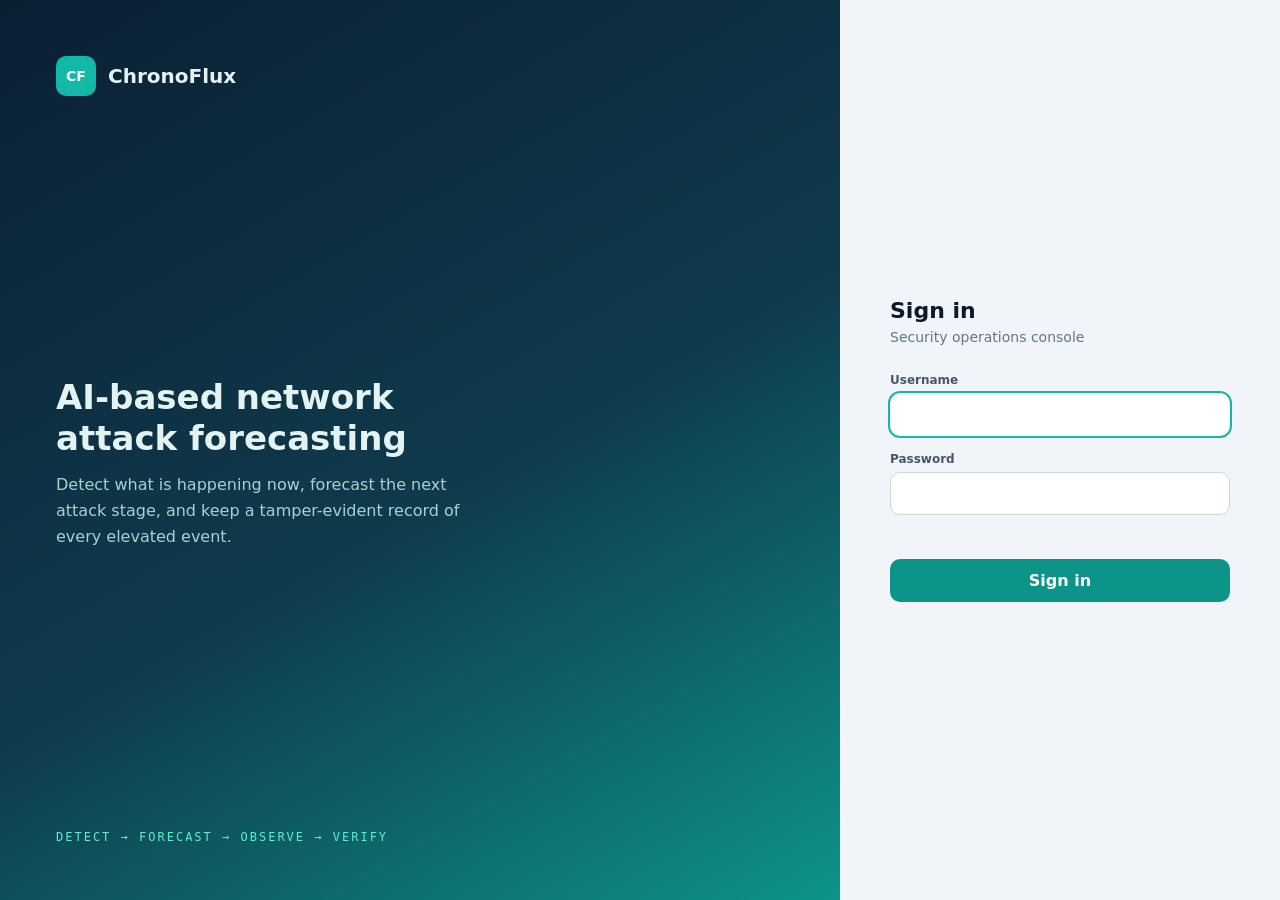
<file: frontend/login.html>
<!DOCTYPE html>
<html lang="en">
<head>
<meta charset="utf-8">
<meta name="viewport" content="width=device-width, initial-scale=1">
<title>Sign in — ChronoFlux</title>
<style>
  * { box-sizing: border-box; }
  body { margin: 0; min-height: 100vh; display: flex; font-family: Inter, system-ui, -apple-system, "Segoe UI", sans-serif; color: #0f172a; background: #f1f5f9; }
  .brand { flex: 1; background: linear-gradient(150deg, #0b1f33 0%, #0f3b4d 55%, #0d9488 100%); color: #e2f3f2; padding: 56px; display: flex; flex-direction: column; justify-content: space-between; }
  .logo { display: flex; align-items: center; gap: 12px; font-weight: 700; font-size: 20px; }
  .logo span { width: 40px; height: 40px; border-radius: 10px; background: #14b8a6; color: #fff; display: grid; place-items: center; font-size: 14px; }
  .brand h1 { font-size: 34px; line-height: 1.2; margin: 0 0 14px; max-width: 460px; }
  .brand p { color: #a7d3cf; max-width: 440px; line-height: 1.6; margin: 0; }
  .flow { font-family: ui-monospace, Consolas, monospace; font-size: 12px; letter-spacing: 2px; color: #5eead4; }
  .panel { width: 440px; display: flex; align-items: center; justify-content: center; padding: 40px; }
  form { width: 100%; max-width: 340px; }
  h2 { margin: 0 0 6px; font-size: 22px; }
  .sub { color: #64748b; font-size: 14px; margin: 0 0 28px; }
  label { display: block; font-size: 12px; font-weight: 600; color: #475569; margin-bottom: 6px; }
  input { width: 100%; padding: 11px 12px; border: 1px solid #cbd5e1; border-radius: 10px; font: inherit; margin-bottom: 16px; background: #fff; }
  input:focus { outline: 2px solid #14b8a6; border-color: transparent; }
  button { width: 100%; padding: 12px; border: 0; border-radius: 10px; background: #0d9488; color: #fff; font: inherit; font-weight: 600; cursor: pointer; }
  button:hover { background: #0f766e; } button:disabled { opacity: .6; }
  .err { color: #dc2626; font-size: 13px; min-height: 18px; margin-bottom: 10px; }
  @media (max-width: 820px) { .brand { display: none; } .panel { width: 100%; } }
</style>
</head>
<body>
  <div class="brand">
    <div class="logo"><span>CF</span> ChronoFlux</div>
    <div>
      <h1>AI-based network attack forecasting</h1>
      <p>Detect what is happening now, forecast the next attack stage, and keep a tamper-evident record of every elevated event.</p>
    </div>
    <div class="flow">DETECT → FORECAST → OBSERVE → VERIFY</div>
  </div>
  <div class="panel">
    <form id="f">
      <h2>Sign in</h2>
      <p class="sub">Security operations console</p>
      <label for="u">Username</label>
      <input id="u" autocomplete="username" required autofocus>
      <label for="p">Password</label>
      <input id="p" type="password" autocomplete="current-password" required>
      <div class="err" id="err"></div>
      <button id="b" type="submit">Sign in</button>
    </form>
  </div>
<script>
document.getElementById("f").addEventListener("submit", async (e) => {
  e.preventDefault();
  const b = document.getElementById("b"), err = document.getElementById("err");
  b.disabled = true; err.textContent = "";
  try {
    const r = await fetch("/api/auth/login", { method: "POST", headers: { "Content-Type": "application/json" },
      body: JSON.stringify({ username: document.getElementById("u").value, password: document.getElementById("p").value }) });
    const body = await r.json();
    if (r.ok) { sessionStorage.setItem("cf_csrf", body.csrf); location.href = "/"; return; }
    err.textContent = body.detail || "Sign-in failed";
  } catch (x) { err.textContent = "Server unreachable"; }
  b.disabled = false;
});
</script>
</body>
</html>
</file>
